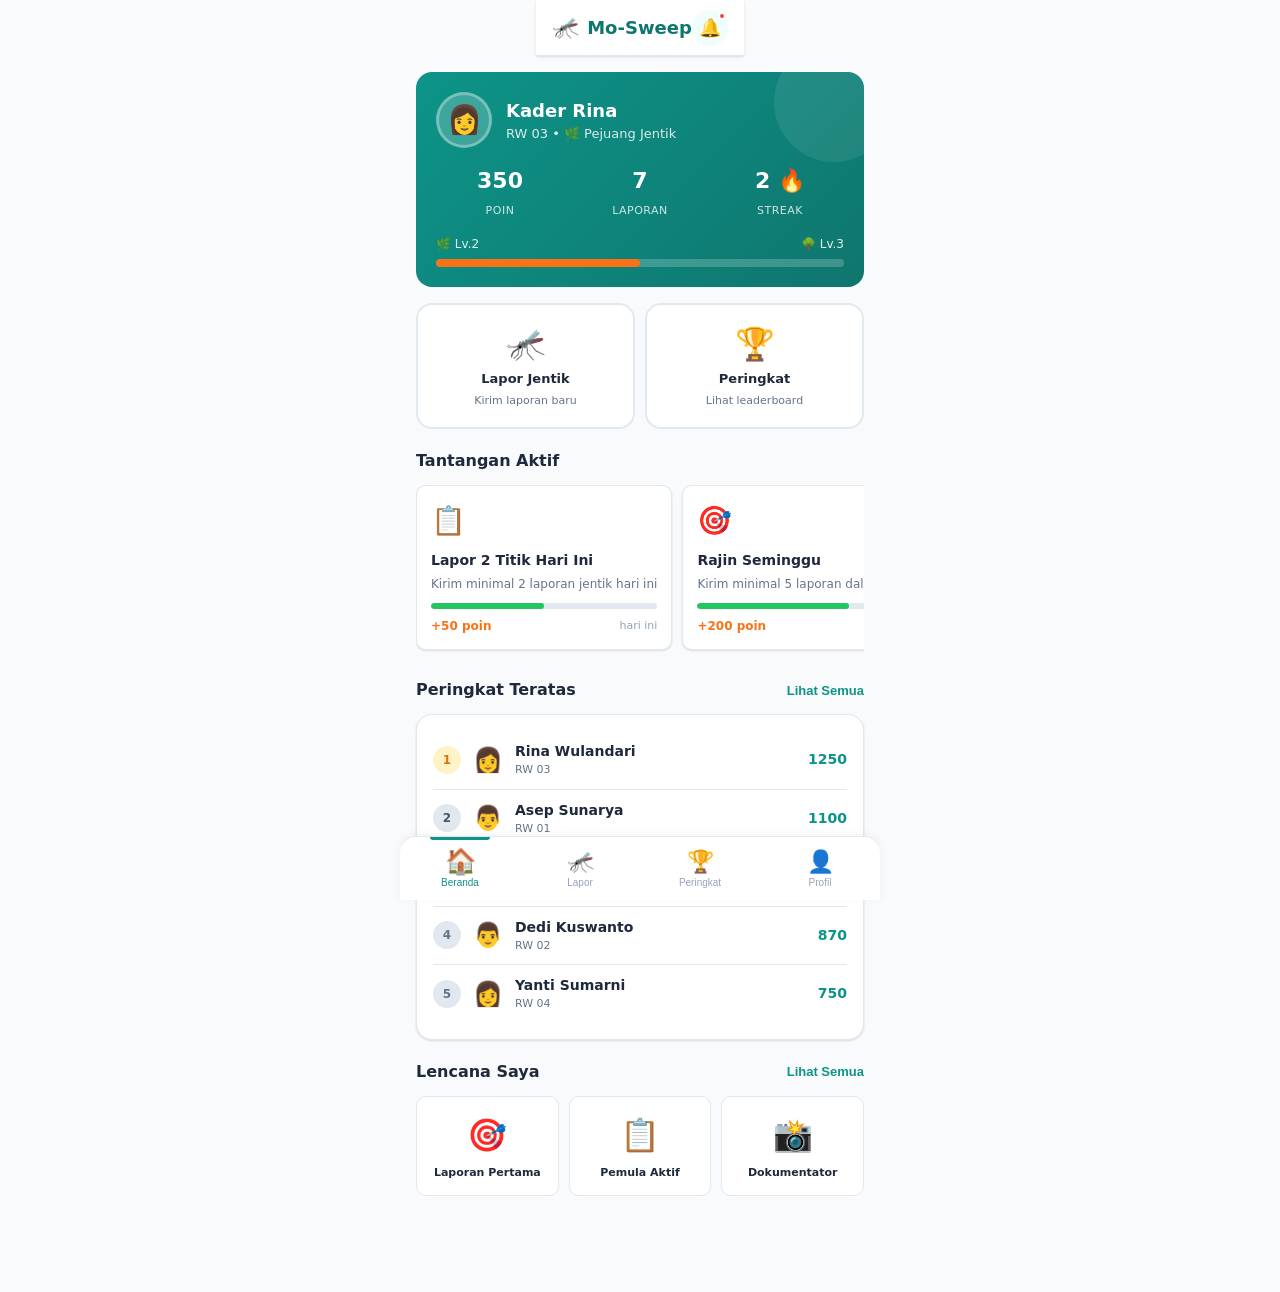
<file: index.html>
<!DOCTYPE html>
<html lang="id">
<head>
  <meta charset="UTF-8">
  <meta name="viewport" content="width=device-width, initial-scale=1.0, maximum-scale=1.0, user-scalable=no">
  <meta name="theme-color" content="#0D9488">
  <meta name="apple-mobile-web-app-capable" content="yes">
  <meta name="apple-mobile-web-app-status-bar-style" content="black-translucent">
  <title>Mo-Sweep — Lapor Jentik DBD</title>
  <link rel="stylesheet" href="style.css">
</head>
<body>

  <!-- Splash Screen -->
  <div class="splash">
    <div class="splash-icon">🦟</div>
    <div class="splash-title">Mo-Sweep</div>
    <div class="splash-subtitle">Lapor Jentik • Cegah DBD</div>
  </div>

  <!-- Toast Container -->
  <div class="toast-container"></div>

  <!-- Confetti Container -->
  <div class="confetti-container"></div>

  <!-- Modal Overlay -->
  <div class="modal-overlay" id="modal-overlay" onclick="App.closeModal()">
    <div class="modal" id="modal" onclick="event.stopPropagation()"></div>
  </div>

  <!-- App Shell -->
  <div class="app active">

    <!-- Header -->
    <header class="header">
      <div class="header-title">
        <span>🦟</span> Mo-Sweep
      </div>
      <div class="header-actions">
        <button class="header-btn" onclick="App.showToast('🔔 Tidak ada notifikasi baru')" title="Notifikasi">
          🔔
          <span class="notif-badge"></span>
        </button>
      </div>
    </header>

    <!-- Main Content -->
    <main class="content">

      <!-- HOME -->
      <section class="view active" id="view-home"></section>

      <!-- LAPOR -->
      <section class="view" id="view-lapor"></section>

      <!-- LEADERBOARD -->
      <section class="view" id="view-leaderboard"></section>

      <!-- PROFIL -->
      <section class="view" id="view-profil"></section>

    </main>

    <!-- Bottom Navigation -->
    <nav class="bottom-nav">
      <button class="nav-item active" data-view="home">
        <span class="nav-icon">🏠</span>
        Beranda
      </button>
      <button class="nav-item" data-view="lapor">
        <span class="nav-icon">🦟</span>
        Lapor
      </button>
      <button class="nav-item" data-view="leaderboard">
        <span class="nav-icon">🏆</span>
        Peringkat
      </button>
      <button class="nav-item" data-view="profil">
        <span class="nav-icon">👤</span>
        Profil
      </button>
    </nav>

  </div>

  <!-- Scripts -->
  <script src="data.js"></script>
  <script src="app.js"></script>
</body>
</html>
</file>
<file: style.css>
/* ============================================================
   Mo-Sweep — Stylesheet
   Prototipe Gamifikasi Pelaporan Jentik DBD
   ============================================================ */

/* --- CSS Custom Properties --- */
:root {
  --primary: #0D9488;
  --primary-dark: #0F766E;
  --primary-light: #5EEAD4;
  --primary-bg: #F0FDFA;
  --accent: #F97316;
  --accent-light: #FDBA74;
  --success: #22C55E;
  --danger: #EF4444;
  --warning: #EAB308;
  --text: #1E293B;
  --text-secondary: #64748B;
  --text-light: #94A3B8;
  --bg: #F8FAFC;
  --card: #FFFFFF;
  --border: #E2E8F0;
  --shadow: 0 1px 3px rgba(0,0,0,0.08), 0 1px 2px rgba(0,0,0,0.06);
  --shadow-md: 0 4px 6px rgba(0,0,0,0.07), 0 2px 4px rgba(0,0,0,0.06);
  --shadow-lg: 0 10px 15px rgba(0,0,0,0.1), 0 4px 6px rgba(0,0,0,0.05);
  --radius: 16px;
  --radius-sm: 10px;
  --radius-full: 9999px;
  --nav-height: 64px;
  --header-height: 56px;
  --font: 'Segoe UI', system-ui, -apple-system, sans-serif;
}

/* --- Reset & Base --- */
*, *::before, *::after { box-sizing: border-box; margin: 0; padding: 0; }

html {
  font-size: 16px;
  -webkit-text-size-adjust: 100%;
}

body {
  font-family: var(--font);
  background: var(--bg);
  color: var(--text);
  line-height: 1.5;
  overflow-x: hidden;
  -webkit-font-smoothing: antialiased;
}

/* --- Splash Screen --- */
.splash {
  position: fixed;
  inset: 0;
  background: linear-gradient(135deg, var(--primary) 0%, var(--primary-dark) 100%);
  display: flex;
  flex-direction: column;
  align-items: center;
  justify-content: center;
  z-index: 9999;
  transition: opacity 0.5s ease, visibility 0.5s ease;
}
.splash.hidden { opacity: 0; visibility: hidden; pointer-events: none; }
.splash-icon { font-size: 80px; animation: splashBounce 1s ease infinite; }
.splash-title { color: #fff; font-size: 28px; font-weight: 700; margin-top: 16px; letter-spacing: -0.5px; }
.splash-subtitle { color: var(--primary-light); font-size: 14px; margin-top: 4px; }
@keyframes splashBounce {
  0%, 100% { transform: translateY(0); }
  50% { transform: translateY(-12px); }
}

/* --- App Shell --- */
.app { display: none; flex-direction: column; min-height: 100dvh; }
.app.active { display: flex; }

/* --- Header --- */
.header {
  position: sticky;
  top: 0;
  z-index: 100;
  background: var(--card);
  border-bottom: 1px solid var(--border);
  padding: 0 16px;
  height: var(--header-height);
  display: flex;
  align-items: center;
  justify-content: space-between;
  box-shadow: var(--shadow);
}
.header-title { font-size: 18px; font-weight: 700; color: var(--primary-dark); display: flex; align-items: center; gap: 8px; }
.header-title span { font-size: 22px; }
.header-actions { display: flex; gap: 8px; }
.header-btn {
  width: 36px; height: 36px; border-radius: var(--radius-full);
  border: none; background: var(--primary-bg); color: var(--primary);
  font-size: 18px; cursor: pointer; display: flex; align-items: center; justify-content: center;
  transition: all 0.2s;
  position: relative;
}
.header-btn:hover { background: var(--primary); color: #fff; }
.notif-badge {
  position: absolute; top: 2px; right: 2px;
  width: 8px; height: 8px; border-radius: 50%;
  background: var(--danger); border: 2px solid var(--card);
}

/* --- Main Content --- */
.content {
  flex: 1;
  overflow-y: auto;
  padding-bottom: calc(var(--nav-height) + 16px);
  scroll-behavior: smooth;
}

/* --- Bottom Navigation --- */
.bottom-nav {
  position: fixed;
  bottom: 0; left: 0; right: 0;
  height: var(--nav-height);
  background: var(--card);
  border-top: 1px solid var(--border);
  display: flex;
  z-index: 100;
  box-shadow: 0 -2px 10px rgba(0,0,0,0.05);
}
.nav-item {
  flex: 1;
  display: flex;
  flex-direction: column;
  align-items: center;
  justify-content: center;
  gap: 2px;
  border: none;
  background: none;
  color: var(--text-light);
  font-size: 10px;
  font-weight: 500;
  cursor: pointer;
  transition: all 0.2s;
  position: relative;
  padding: 4px 0;
}
.nav-item .nav-icon { font-size: 22px; transition: transform 0.2s; }
.nav-item.active { color: var(--primary); }
.nav-item.active .nav-icon { transform: scale(1.15); }
.nav-item.active::after {
  content: '';
  position: absolute;
  top: 0; left: 25%; right: 25%;
  height: 3px;
  background: var(--primary);
  border-radius: 0 0 4px 4px;
}

/* --- Views --- */
.view { display: none; padding: 16px; animation: fadeIn 0.3s ease; }
.view.active { display: block; }
@keyframes fadeIn { from { opacity: 0; transform: translateY(8px); } to { opacity: 1; transform: translateY(0); } }

/* --- Cards --- */
.card {
  background: var(--card);
  border-radius: var(--radius);
  padding: 16px;
  box-shadow: var(--shadow);
  margin-bottom: 12px;
  border: 1px solid var(--border);
}
.card-header { display: flex; align-items: center; justify-content: space-between; margin-bottom: 12px; }
.card-title { font-size: 16px; font-weight: 700; }
.card-subtitle { font-size: 12px; color: var(--text-secondary); margin-top: 2px; }

/* --- Profile Card (Home) --- */
.profile-hero {
  background: linear-gradient(135deg, var(--primary) 0%, var(--primary-dark) 100%);
  border-radius: var(--radius);
  padding: 20px;
  color: #fff;
  margin-bottom: 16px;
  position: relative;
  overflow: hidden;
}
.profile-hero::after {
  content: '';
  position: absolute;
  top: -30px; right: -30px;
  width: 120px; height: 120px;
  border-radius: 50%;
  background: rgba(255,255,255,0.08);
}
.profile-hero-top { display: flex; align-items: center; gap: 14px; }
.profile-avatar {
  width: 56px; height: 56px;
  border-radius: var(--radius-full);
  background: rgba(255,255,255,0.2);
  display: flex; align-items: center; justify-content: center;
  font-size: 28px;
  border: 3px solid rgba(255,255,255,0.3);
}
.profile-info h2 { font-size: 18px; font-weight: 700; }
.profile-info p { font-size: 13px; opacity: 0.85; }
.profile-stats {
  display: grid;
  grid-template-columns: repeat(3, 1fr);
  gap: 12px;
  margin-top: 16px;
}
.stat-item { text-align: center; }
.stat-value { font-size: 22px; font-weight: 800; display: block; }
.stat-label { font-size: 11px; opacity: 0.8; text-transform: uppercase; letter-spacing: 0.5px; }

/* --- Level Progress --- */
.level-bar-wrap { margin-top: 14px; }
.level-bar-header { display: flex; justify-content: space-between; font-size: 12px; margin-bottom: 6px; opacity: 0.9; }
.level-bar {
  height: 8px;
  background: rgba(255,255,255,0.2);
  border-radius: var(--radius-full);
  overflow: hidden;
}
.level-bar-fill {
  height: 100%;
  background: var(--accent);
  border-radius: var(--radius-full);
  transition: width 1s ease;
}

/* --- Quick Actions --- */
.quick-actions { display: grid; grid-template-columns: repeat(2, 1fr); gap: 10px; margin-bottom: 12px; }
.quick-btn {
  display: flex; flex-direction: column; align-items: center; justify-content: center;
  gap: 8px;
  padding: 20px 12px;
  border-radius: var(--radius);
  border: 2px solid var(--border);
  background: var(--card);
  cursor: pointer;
  transition: all 0.2s;
  font-family: var(--font);
}
.quick-btn:hover { border-color: var(--primary); background: var(--primary-bg); }
.quick-btn-icon { font-size: 32px; }
.quick-btn-label { font-size: 13px; font-weight: 600; color: var(--text); }
.quick-btn-sub { font-size: 11px; color: var(--text-secondary); }

/* --- Section Header --- */
.section-header {
  display: flex; align-items: center; justify-content: space-between;
  margin: 20px 0 12px;
}
.section-title { font-size: 16px; font-weight: 700; }
.section-more { font-size: 13px; color: var(--primary); font-weight: 600; cursor: pointer; border: none; background: none; }

/* --- Challenge Card --- */
.challenge-scroll { display: flex; gap: 10px; overflow-x: auto; padding-bottom: 8px; scroll-snap-type: x mandatory; }
.challenge-scroll::-webkit-scrollbar { display: none; }
.challenge-card {
  min-width: 200px;
  flex-shrink: 0;
  background: var(--card);
  border-radius: var(--radius-sm);
  padding: 14px;
  border: 1px solid var(--border);
  box-shadow: var(--shadow);
  scroll-snap-align: start;
  cursor: pointer;
  transition: all 0.2s;
}
.challenge-card:hover { box-shadow: var(--shadow-md); }
.challenge-card-icon { font-size: 28px; margin-bottom: 8px; }
.challenge-card-title { font-size: 14px; font-weight: 700; margin-bottom: 4px; }
.challenge-card-desc { font-size: 12px; color: var(--text-secondary); margin-bottom: 10px; }
.challenge-card-meta { display: flex; justify-content: space-between; align-items: center; }
.challenge-card-points { font-size: 12px; font-weight: 700; color: var(--accent); }
.challenge-card-time { font-size: 11px; color: var(--text-light); }
.challenge-progress-bar { height: 6px; background: var(--border); border-radius: var(--radius-full); margin-top: 8px; overflow: hidden; }
.challenge-progress-fill { height: 100%; background: var(--success); border-radius: var(--radius-full); transition: width 0.5s ease; }

/* --- Leaderboard Mini --- */
.lb-item {
  display: flex; align-items: center; gap: 12px;
  padding: 10px 0;
  border-bottom: 1px solid var(--border);
}
.lb-item:last-child { border-bottom: none; }
.lb-rank {
  width: 28px; height: 28px; border-radius: var(--radius-full);
  display: flex; align-items: center; justify-content: center;
  font-size: 12px; font-weight: 800;
  background: var(--border); color: var(--text-secondary);
}
.lb-rank.rank-1 { background: #FEF3C7; color: #D97706; }
.lb-rank.rank-2 { background: #E2E8F0; color: #475569; }
.lb-rank.rank-3 { background: #FED7AA; color: #C2410C; }
.lb-avatar { font-size: 24px; }
.lb-info { flex: 1; }
.lb-name { font-size: 14px; font-weight: 600; }
.lb-rw { font-size: 11px; color: var(--text-secondary); }
.lb-points { font-size: 14px; font-weight: 700; color: var(--primary); }
.lb-you { background: var(--primary-bg); border-radius: var(--radius-sm); padding: 10px 12px; margin: 4px -12px; }

/* --- Report Form --- */
.form-group { margin-bottom: 16px; }
.form-label { display: block; font-size: 13px; font-weight: 600; margin-bottom: 6px; color: var(--text); }
.form-input, .form-select, .form-textarea {
  width: 100%;
  padding: 12px 14px;
  border: 2px solid var(--border);
  border-radius: var(--radius-sm);
  font-size: 15px;
  font-family: var(--font);
  color: var(--text);
  background: var(--card);
  transition: border-color 0.2s;
  -webkit-appearance: none;
}
.form-input:focus, .form-select:focus, .form-textarea:focus {
  outline: none;
  border-color: var(--primary);
  box-shadow: 0 0 0 3px rgba(13,148,136,0.1);
}
.form-textarea { resize: vertical; min-height: 80px; }
.form-hint { font-size: 11px; color: var(--text-secondary); margin-top: 4px; }

/* --- Radio Group (Status Jentik) --- */
.radio-group { display: flex; gap: 10px; }
.radio-option {
  flex: 1;
  display: flex; align-items: center; justify-content: center; gap: 8px;
  padding: 14px;
  border: 2px solid var(--border);
  border-radius: var(--radius-sm);
  cursor: pointer;
  font-size: 14px; font-weight: 600;
  transition: all 0.2s;
  background: var(--card);
}
.radio-option:hover { border-color: var(--primary); }
.radio-option.selected { border-color: var(--primary); background: var(--primary-bg); color: var(--primary-dark); }
.radio-option.danger.selected { border-color: var(--danger); background: #FEF2F2; color: var(--danger); }
.radio-option.success.selected { border-color: var(--success); background: #F0FDF4; color: #16A34A; }

/* --- Tempat Penampungan Grid --- */
.tempat-grid { display: grid; grid-template-columns: repeat(3, 1fr); gap: 8px; }
.tempat-item {
  display: flex; flex-direction: column; align-items: center; gap: 6px;
  padding: 14px 8px;
  border: 2px solid var(--border);
  border-radius: var(--radius-sm);
  cursor: pointer;
  transition: all 0.2s;
  background: var(--card);
}
.tempat-item:hover { border-color: var(--primary); }
.tempat-item.selected { border-color: var(--primary); background: var(--primary-bg); }
.tempat-item-icon { font-size: 24px; }
.tempat-item-label { font-size: 11px; font-weight: 600; text-align: center; }

/* --- Photo Upload --- */
.photo-upload {
  border: 2px dashed var(--border);
  border-radius: var(--radius-sm);
  padding: 24px;
  text-align: center;
  cursor: pointer;
  transition: all 0.2s;
}
.photo-upload:hover { border-color: var(--primary); background: var(--primary-bg); }
.photo-upload-icon { font-size: 36px; margin-bottom: 8px; }
.photo-upload-text { font-size: 13px; color: var(--text-secondary); }
.photo-upload-hint { font-size: 11px; color: var(--text-light); margin-top: 4px; }
.photo-preview {
  display: none;
  position: relative;
  border-radius: var(--radius-sm);
  overflow: hidden;
  margin-top: 12px;
}
.photo-preview.active { display: block; }
.photo-preview img { width: 100%; height: 160px; object-fit: cover; border-radius: var(--radius-sm); }
.photo-preview-remove {
  position: absolute; top: 8px; right: 8px;
  width: 28px; height: 28px; border-radius: 50%;
  background: rgba(0,0,0,0.6); color: #fff;
  border: none; font-size: 14px; cursor: pointer;
  display: flex; align-items: center; justify-content: center;
}

/* --- Buttons --- */
.btn {
  display: inline-flex; align-items: center; justify-content: center; gap: 8px;
  padding: 14px 24px;
  border-radius: var(--radius-sm);
  font-size: 15px; font-weight: 700;
  font-family: var(--font);
  border: none;
  cursor: pointer;
  transition: all 0.2s;
  width: 100%;
}
.btn-primary {
  background: var(--primary);
  color: #fff;
  box-shadow: 0 2px 8px rgba(13,148,136,0.3);
}
.btn-primary:hover { background: var(--primary-dark); transform: translateY(-1px); box-shadow: 0 4px 12px rgba(13,148,136,0.4); }
.btn-primary:active { transform: translateY(0); }
.btn-primary:disabled { opacity: 0.5; cursor: not-allowed; transform: none; }
.btn-outline {
  background: var(--card);
  color: var(--primary);
  border: 2px solid var(--primary);
}
.btn-outline:hover { background: var(--primary-bg); }
.btn-accent {
  background: var(--accent);
  color: #fff;
  box-shadow: 0 2px 8px rgba(249,115,22,0.3);
}
.btn-accent:hover { background: #EA580C; }

/* --- Badge Grid (Profile) --- */
.badge-grid { display: grid; grid-template-columns: repeat(3, 1fr); gap: 10px; }
.badge-item {
  display: flex; flex-direction: column; align-items: center; gap: 6px;
  padding: 14px 8px;
  border-radius: var(--radius-sm);
  background: var(--card);
  border: 1px solid var(--border);
  text-align: center;
  transition: all 0.2s;
}
.badge-item.locked { opacity: 0.4; filter: grayscale(1); }
.badge-item-icon { font-size: 32px; }
.badge-item-name { font-size: 11px; font-weight: 600; }
.badge-item-desc { font-size: 10px; color: var(--text-secondary); }

/* --- History List --- */
.history-item {
  display: flex; align-items: center; gap: 12px;
  padding: 12px 0;
  border-bottom: 1px solid var(--border);
}
.history-item:last-child { border-bottom: none; }
.history-icon {
  width: 40px; height: 40px; border-radius: var(--radius-sm);
  display: flex; align-items: center; justify-content: center;
  font-size: 18px; flex-shrink: 0;
}
.history-icon.ditemukan { background: #FEF2F2; }
.history-icon.tidak { background: #F0FDF4; }
.history-info { flex: 1; min-width: 0; }
.history-loc { font-size: 13px; font-weight: 600; white-space: nowrap; overflow: hidden; text-overflow: ellipsis; }
.history-meta { font-size: 11px; color: var(--text-secondary); display: flex; gap: 8px; align-items: center; }
.history-poin { font-size: 14px; font-weight: 700; color: var(--primary); white-space: nowrap; }
.history-foto { font-size: 11px; color: var(--text-light); }

/* --- Notification List --- */
.notif-item {
  display: flex; align-items: flex-start; gap: 12px;
  padding: 14px;
  border-radius: var(--radius-sm);
  margin-bottom: 8px;
  background: var(--card);
  border: 1px solid var(--border);
  transition: all 0.2s;
}
.notif-item.unread { border-left: 3px solid var(--primary); background: var(--primary-bg); }
.notif-icon { font-size: 24px; flex-shrink: 0; margin-top: 2px; }
.notif-content { flex: 1; }
.notif-title { font-size: 13px; font-weight: 700; }
.notif-msg { font-size: 12px; color: var(--text-secondary); margin-top: 2px; }
.notif-time { font-size: 11px; color: var(--text-light); margin-top: 4px; }

/* --- Modal / Overlay --- */
.modal-overlay {
  position: fixed; inset: 0;
  background: rgba(0,0,0,0.5);
  z-index: 200;
  display: none; align-items: center; justify-content: center;
  padding: 20px;
  animation: fadeIn 0.2s ease;
}
.modal-overlay.active { display: flex; }
.modal {
  background: var(--card);
  border-radius: var(--radius);
  padding: 28px 24px;
  max-width: 340px;
  width: 100%;
  text-align: center;
  box-shadow: var(--shadow-lg);
  animation: modalPop 0.3s ease;
}
@keyframes modalPop { from { transform: scale(0.9); opacity: 0; } to { transform: scale(1); opacity: 1; } }
.modal-icon { font-size: 56px; margin-bottom: 12px; }
.modal-title { font-size: 20px; font-weight: 800; margin-bottom: 6px; }
.modal-desc { font-size: 14px; color: var(--text-secondary); margin-bottom: 8px; }
.modal-points { font-size: 28px; font-weight: 800; color: var(--accent); margin: 12px 0; }
.modal-points span { font-size: 14px; color: var(--text-secondary); font-weight: 500; }
.modal-btn { margin-top: 16px; }

/* --- Confetti / Celebration --- */
.confetti-container {
  position: fixed; inset: 0;
  pointer-events: none;
  z-index: 300;
  overflow: hidden;
}
.confetti {
  position: absolute;
  width: 10px; height: 10px;
  border-radius: 2px;
  animation: confettiFall 1.5s ease forwards;
}
@keyframes confettiFall {
  0% { transform: translateY(-20px) rotate(0deg); opacity: 1; }
  100% { transform: translateY(100vh) rotate(720deg); opacity: 0; }
}

/* --- Toast --- */
.toast-container {
  position: fixed;
  top: calc(var(--header-height) + 8px);
  left: 50%; transform: translateX(-50%);
  z-index: 250;
  display: flex; flex-direction: column; gap: 8px;
  pointer-events: none;
}
.toast {
  background: var(--text);
  color: #fff;
  padding: 12px 20px;
  border-radius: var(--radius-full);
  font-size: 13px; font-weight: 600;
  box-shadow: var(--shadow-lg);
  animation: toastIn 0.3s ease, toastOut 0.3s ease 2.5s forwards;
  white-space: nowrap;
}
@keyframes toastIn { from { opacity: 0; transform: translateY(-12px); } to { opacity: 1; transform: translateY(0); } }
@keyframes toastOut { to { opacity: 0; transform: translateY(-12px); } }
.toast.success { background: var(--success); }
.toast.warning { background: var(--warning); color: var(--text); }

/* --- Empty State --- */
.empty-state { text-align: center; padding: 40px 20px; }
.empty-state-icon { font-size: 48px; margin-bottom: 12px; }
.empty-state-text { font-size: 14px; color: var(--text-secondary); }

/* --- View Title --- */
.view-title { font-size: 22px; font-weight: 800; margin-bottom: 16px; color: var(--text); }
.view-subtitle { font-size: 13px; color: var(--text-secondary); margin-top: -12px; margin-bottom: 16px; }

/* --- Tab Bar (Profile) --- */
.tab-bar { display: flex; gap: 0; margin-bottom: 16px; background: var(--border); border-radius: var(--radius-sm); padding: 3px; }
.tab-item {
  flex: 1; padding: 10px;
  border: none; background: none;
  font-size: 13px; font-weight: 600;
  color: var(--text-secondary);
  border-radius: 8px;
  cursor: pointer;
  transition: all 0.2s;
  font-family: var(--font);
}
.tab-item.active { background: var(--card); color: var(--primary); box-shadow: var(--shadow); }
.tab-content { display: none; }
.tab-content.active { display: block; animation: fadeIn 0.3s ease; }

/* --- Toggle Switch --- */
.toggle-wrap { display: flex; align-items: center; justify-content: space-between; padding: 14px 0; border-bottom: 1px solid var(--border); }
.toggle-info h4 { font-size: 14px; font-weight: 600; }
.toggle-info p { font-size: 12px; color: var(--text-secondary); }
.toggle {
  width: 44px; height: 24px; border-radius: 12px;
  background: var(--border);
  position: relative; cursor: pointer;
  transition: background 0.2s;
  flex-shrink: 0;
}
.toggle.active { background: var(--primary); }
.toggle::after {
  content: '';
  position: absolute; top: 2px; left: 2px;
  width: 20px; height: 20px; border-radius: 50%;
  background: #fff;
  box-shadow: var(--shadow);
  transition: transform 0.2s;
}
.toggle.active::after { transform: translateX(20px); }

/* --- Scrollbar --- */
::-webkit-scrollbar { width: 4px; }
::-webkit-scrollbar-track { background: transparent; }
::-webkit-scrollbar-thumb { background: var(--border); border-radius: 4px; }

/* --- Responsive --- */
@media (min-width: 480px) {
  .content { max-width: 480px; margin: 0 auto; }
  .bottom-nav { max-width: 480px; left: 50%; transform: translateX(-50%); border-radius: var(--radius) var(--radius) 0 0; }
  .header { max-width: 480px; margin: 0 auto; }
}
</file>
